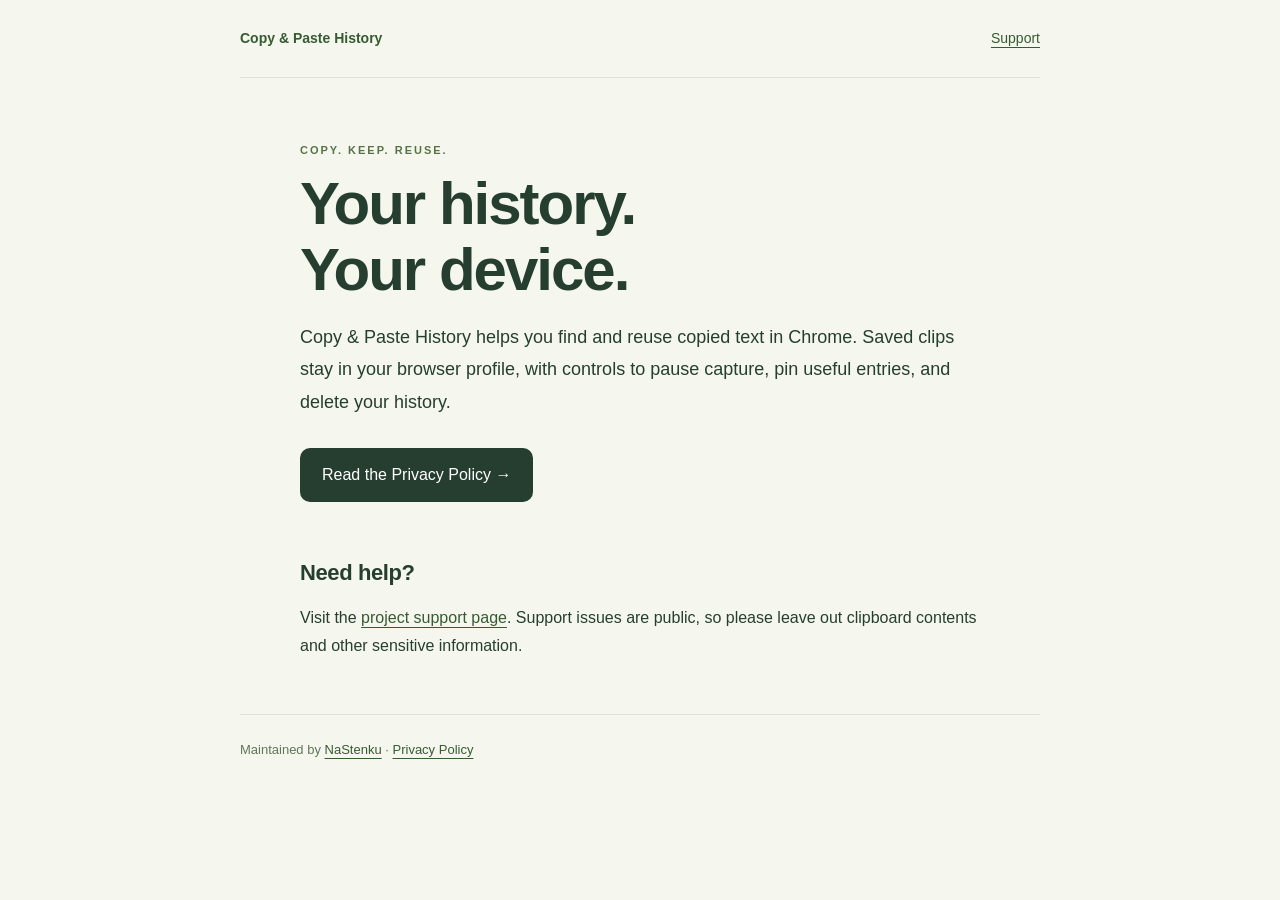
<file: index.html>
<!doctype html><html lang="en"><head><meta charset="utf-8"><meta name="viewport" content="width=device-width, initial-scale=1"><meta name="description" content="Privacy and support for Copy & Paste History."><title>Privacy &amp; Support — Copy &amp; Paste History</title><link rel="stylesheet" href="styles.css"></head><body><header><a class="brand" href="./">Copy &amp; Paste History</a><a href="https://github.com/NaStenku/copy-paste-history-privacy/issues">Support</a></header><main class="overview"><p class="eyebrow">COPY. KEEP. REUSE.</p><h1>Your history.<br>Your device.</h1><p class="intro">Copy &amp; Paste History helps you find and reuse copied text in Chrome. Saved clips stay in your browser profile, with controls to pause capture, pin useful entries, and delete your history.</p><a class="button" href="privacy/">Read the Privacy Policy <span aria-hidden="true">→</span></a><section><h2>Need help?</h2><p>Visit the <a href="https://github.com/NaStenku/copy-paste-history-privacy/issues">project support page</a>. Support issues are public, so please leave out clipboard contents and other sensitive information.</p></section></main><footer>Maintained by <a href="https://github.com/NaStenku">NaStenku</a> · <a href="privacy/">Privacy Policy</a></footer></body></html>
</file>
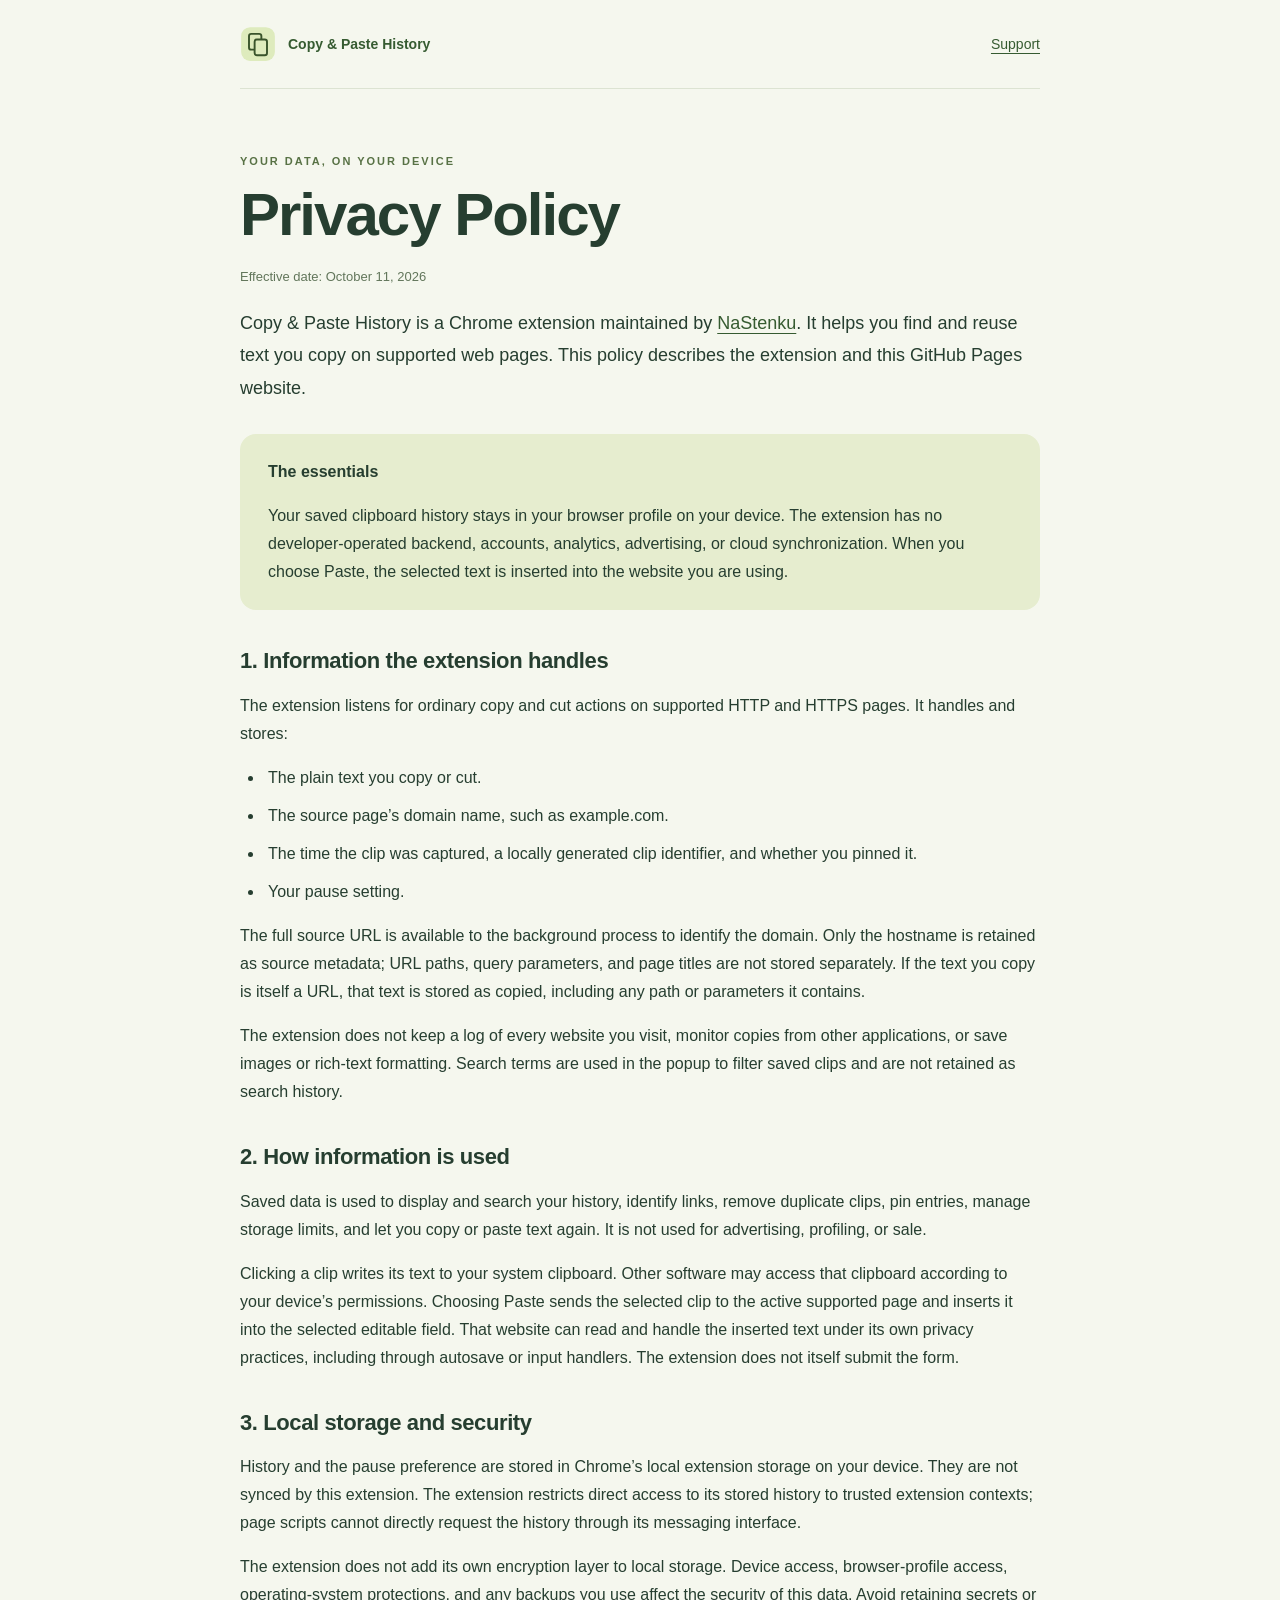
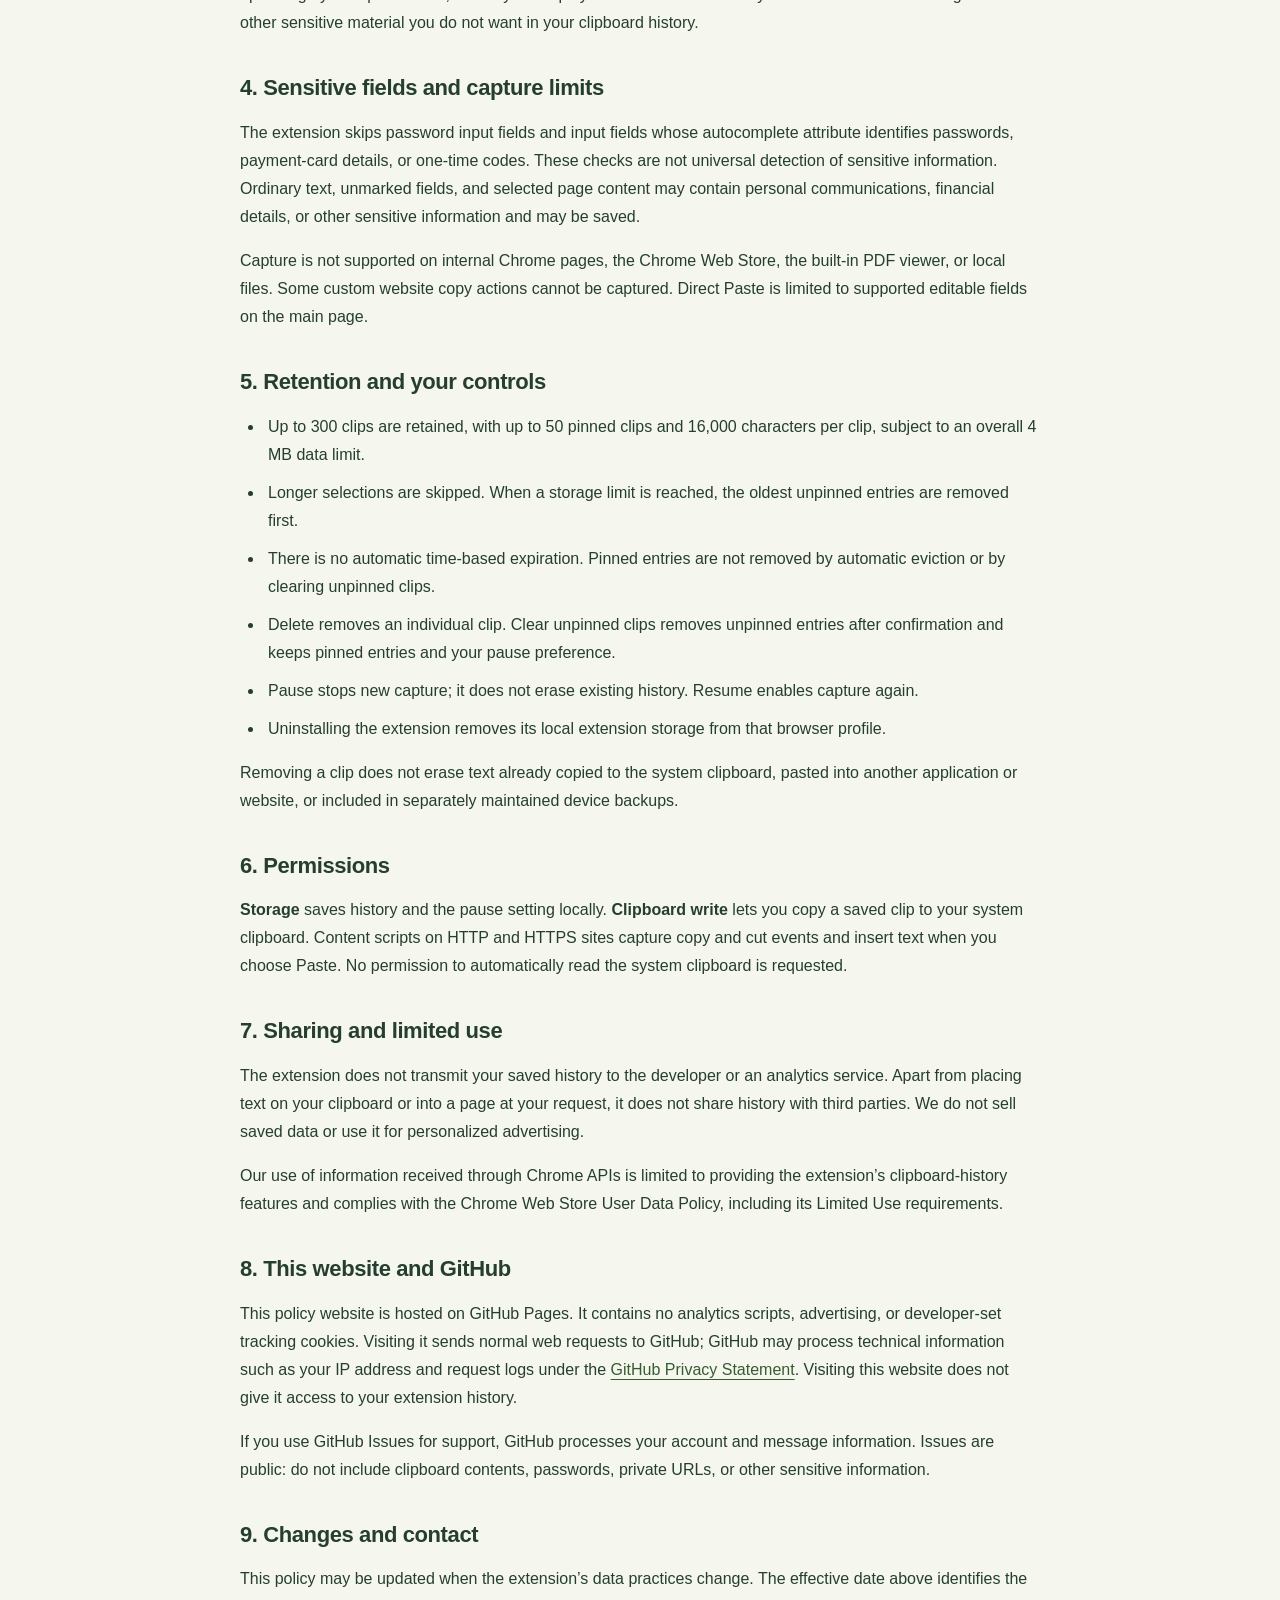
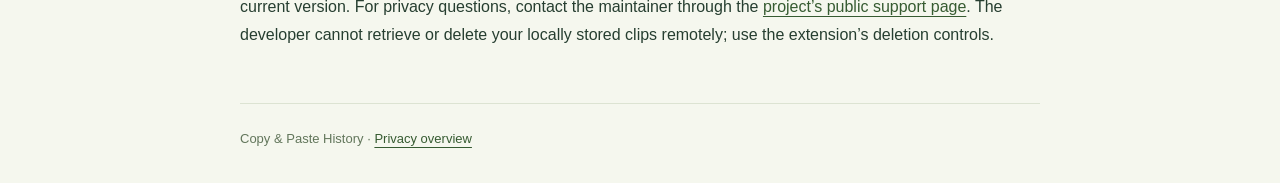
<file: privacy/index.html>
<!doctype html>
<html lang="en">
<head>
<meta charset="utf-8">
<meta name="viewport" content="width=device-width, initial-scale=1">
<meta name="description" content="How Copy & Paste History handles clipboard text, local storage, and your privacy.">
<title>Privacy Policy — Copy & Paste History</title>
<link rel="stylesheet" href="../styles.css">
</head>
<body>
<header><a class="brand" href="../"><svg aria-hidden="true" viewBox="0 0 32 32"><rect x="1" y="1" width="30" height="30" rx="8" fill="#DEEBBD"/><g fill="#DEEBBD" stroke="#39532B" stroke-width="1.7"><rect x="8" y="7" width="11" height="14" rx="2"/><rect x="13" y="12" width="11" height="14" rx="2"/></g></svg><span>Copy &amp; Paste History</span></a><a href="https://github.com/NaStenku/copy-paste-history-privacy/issues">Support</a></header>
<main>
<p class="eyebrow">YOUR DATA, ON YOUR DEVICE</p>
<h1>Privacy Policy</h1>
<p class="meta">Effective date: October 11, 2026</p>
<p class="intro">Copy &amp; Paste History is a Chrome extension maintained by <a href="https://github.com/NaStenku">NaStenku</a>. It helps you find and reuse text you copy on supported web pages. This policy describes the extension and this GitHub Pages website.</p>
<aside><strong>The essentials</strong><p>Your saved clipboard history stays in your browser profile on your device. The extension has no developer-operated backend, accounts, analytics, advertising, or cloud synchronization. When you choose Paste, the selected text is inserted into the website you are using.</p></aside>
<section><h2>1. Information the extension handles</h2><p>The extension listens for ordinary copy and cut actions on supported HTTP and HTTPS pages. It handles and stores:</p><ul><li>The plain text you copy or cut.</li><li>The source page’s domain name, such as example.com.</li><li>The time the clip was captured, a locally generated clip identifier, and whether you pinned it.</li><li>Your pause setting.</li></ul><p>The full source URL is available to the background process to identify the domain. Only the hostname is retained as source metadata; URL paths, query parameters, and page titles are not stored separately. If the text you copy is itself a URL, that text is stored as copied, including any path or parameters it contains.</p><p>The extension does not keep a log of every website you visit, monitor copies from other applications, or save images or rich-text formatting. Search terms are used in the popup to filter saved clips and are not retained as search history.</p></section>
<section><h2>2. How information is used</h2><p>Saved data is used to display and search your history, identify links, remove duplicate clips, pin entries, manage storage limits, and let you copy or paste text again. It is not used for advertising, profiling, or sale.</p><p>Clicking a clip writes its text to your system clipboard. Other software may access that clipboard according to your device’s permissions. Choosing Paste sends the selected clip to the active supported page and inserts it into the selected editable field. That website can read and handle the inserted text under its own privacy practices, including through autosave or input handlers. The extension does not itself submit the form.</p></section>
<section><h2>3. Local storage and security</h2><p>History and the pause preference are stored in Chrome’s local extension storage on your device. They are not synced by this extension. The extension restricts direct access to its stored history to trusted extension contexts; page scripts cannot directly request the history through its messaging interface.</p><p>The extension does not add its own encryption layer to local storage. Device access, browser-profile access, operating-system protections, and any backups you use affect the security of this data. Avoid retaining secrets or other sensitive material you do not want in your clipboard history.</p></section>
<section><h2>4. Sensitive fields and capture limits</h2><p>The extension skips password input fields and input fields whose autocomplete attribute identifies passwords, payment-card details, or one-time codes. These checks are not universal detection of sensitive information. Ordinary text, unmarked fields, and selected page content may contain personal communications, financial details, or other sensitive information and may be saved.</p><p>Capture is not supported on internal Chrome pages, the Chrome Web Store, the built-in PDF viewer, or local files. Some custom website copy actions cannot be captured. Direct Paste is limited to supported editable fields on the main page.</p></section>
<section><h2>5. Retention and your controls</h2><ul><li>Up to 300 clips are retained, with up to 50 pinned clips and 16,000 characters per clip, subject to an overall 4 MB data limit.</li><li>Longer selections are skipped. When a storage limit is reached, the oldest unpinned entries are removed first.</li><li>There is no automatic time-based expiration. Pinned entries are not removed by automatic eviction or by clearing unpinned clips.</li><li>Delete removes an individual clip. Clear unpinned clips removes unpinned entries after confirmation and keeps pinned entries and your pause preference.</li><li>Pause stops new capture; it does not erase existing history. Resume enables capture again.</li><li>Uninstalling the extension removes its local extension storage from that browser profile.</li></ul><p>Removing a clip does not erase text already copied to the system clipboard, pasted into another application or website, or included in separately maintained device backups.</p></section>
<section><h2>6. Permissions</h2><p><strong>Storage</strong> saves history and the pause setting locally. <strong>Clipboard write</strong> lets you copy a saved clip to your system clipboard. Content scripts on HTTP and HTTPS sites capture copy and cut events and insert text when you choose Paste. No permission to automatically read the system clipboard is requested.</p></section>
<section><h2>7. Sharing and limited use</h2><p>The extension does not transmit your saved history to the developer or an analytics service. Apart from placing text on your clipboard or into a page at your request, it does not share history with third parties. We do not sell saved data or use it for personalized advertising.</p><p>Our use of information received through Chrome APIs is limited to providing the extension’s clipboard-history features and complies with the Chrome Web Store User Data Policy, including its Limited Use requirements.</p></section>
<section><h2>8. This website and GitHub</h2><p>This policy website is hosted on GitHub Pages. It contains no analytics scripts, advertising, or developer-set tracking cookies. Visiting it sends normal web requests to GitHub; GitHub may process technical information such as your IP address and request logs under the <a href="https://docs.github.com/en/site-policy/privacy-policies/github-general-privacy-statement">GitHub Privacy Statement</a>. Visiting this website does not give it access to your extension history.</p><p>If you use GitHub Issues for support, GitHub processes your account and message information. Issues are public: do not include clipboard contents, passwords, private URLs, or other sensitive information.</p></section>
<section><h2>9. Changes and contact</h2><p>This policy may be updated when the extension’s data practices change. The effective date above identifies the current version. For privacy questions, contact the maintainer through the <a href="https://github.com/NaStenku/copy-paste-history-privacy/issues">project’s public support page</a>. The developer cannot retrieve or delete your locally stored clips remotely; use the extension’s deletion controls.</p></section>
</main>
<footer>Copy &amp; Paste History · <a href="../">Privacy overview</a></footer>
</body></html>
</file>
<file: styles.css>
:root{font-family:-apple-system,BlinkMacSystemFont,"Segoe UI",sans-serif;color:#263e30;background:#f5f7ee;line-height:1.75}*{box-sizing:border-box}body{margin:0}header,main,footer{width:min(800px,calc(100% - 40px));margin-inline:auto}header{padding:26px 0;display:flex;justify-content:space-between;align-items:center;gap:24px;border-bottom:1px solid #dce3d2;font-size:14px}.brand{display:flex;align-items:center;gap:12px;font-weight:700;text-decoration:none}.brand svg{width:36px;height:36px;flex-shrink:0}a{color:#365b31;text-underline-offset:4px}a:hover{color:#172d17}a:focus-visible{outline:3px solid #769650;outline-offset:5px}main{padding:52px 0 38px}h1{font-size:clamp(38px,7vw,60px);line-height:1.1;letter-spacing:-2px;margin:10px 0 18px}h2{font-size:22px;line-height:1.35;letter-spacing:-.4px;margin:0 0 16px}.eyebrow{font-size:11px;font-weight:700;letter-spacing:2px;color:#587245}.meta{font-size:13px;color:#62765b}.intro{font-size:18px;line-height:1.8}aside{padding:24px 28px;background:#e6edcf;border-radius:16px;margin:30px 0}aside p{margin-bottom:0}section{margin-top:36px}p,li{overflow-wrap:anywhere}li{padding-left:4px;margin-bottom:10px}ul{padding-left:24px}footer{border-top:1px solid #dce3d2;padding:24px 0 32px;font-size:13px;color:#62765b}.button{display:inline-block;padding:13px 22px;background:#263e30;color:#fff;border-radius:10px;text-decoration:none;margin:12px 0 20px}.button:hover{background:#365b31;color:#fff}.overview{max-width:680px;min-height:70vh}@media(max-width:480px){header{gap:12px;font-size:12px}.brand{gap:7px}.brand svg{width:28px;height:28px}main{padding-top:32px}h1{letter-spacing:-1px}aside{padding:20px}.intro{font-size:17px}}
</file>
